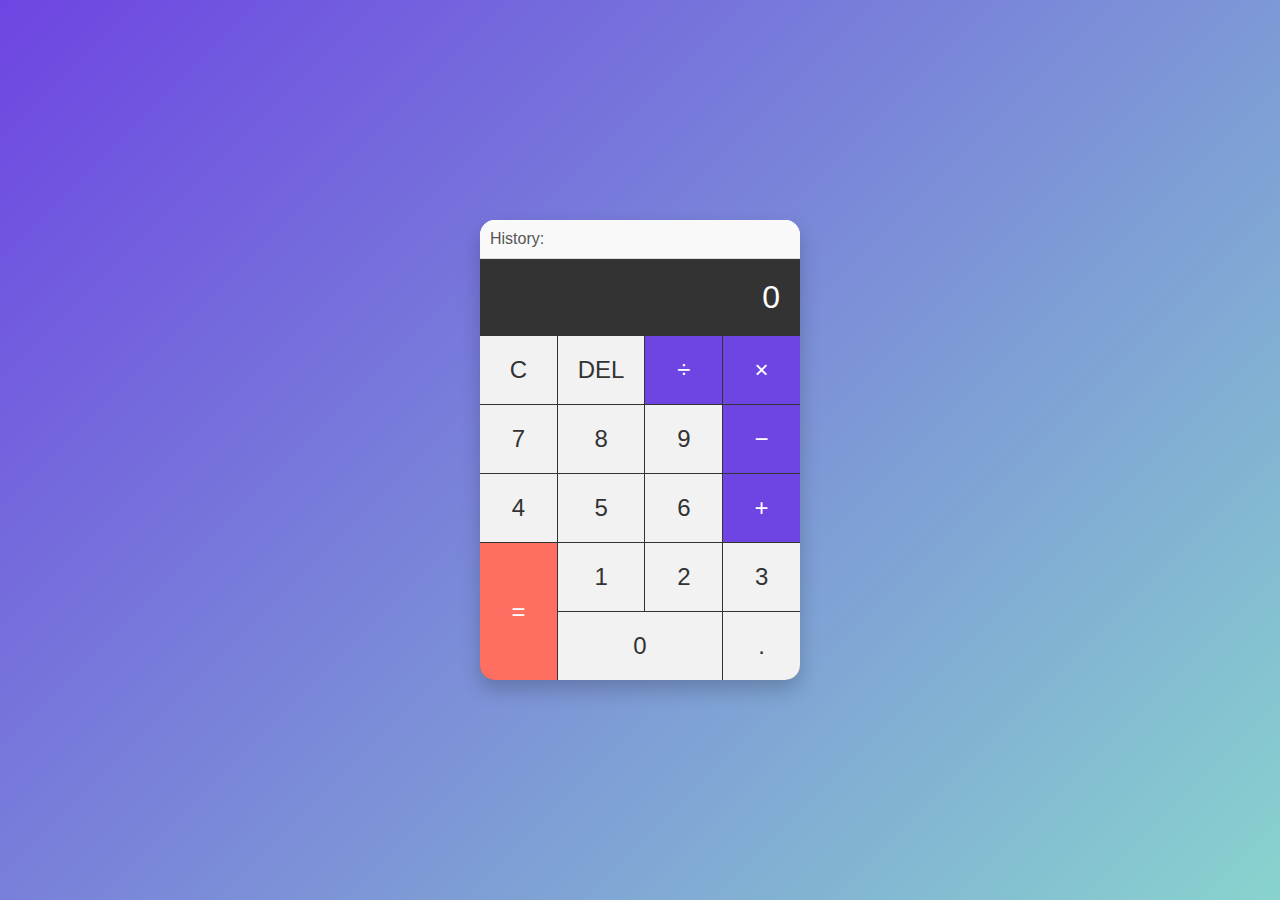
<file: calculator/index.html>
<!DOCTYPE html>
<html lang="en">
<head>
    <meta charset="UTF-8">
    <meta name="viewport" content="width=device-width, initial-scale=1.0">
    <title>Stylish Calculator</title>
    <link rel="stylesheet" href="style.css">
</head>
<body>
    <div class="calculator">
        <div class="history" id="history">History: </div>
        <div class="display" id="display">0</div>
        <div class="buttons">
            <button class="button" onclick="clearDisplay()">C</button>
            <button class="button" onclick="deleteLast()">DEL</button>
            <button class="button operator" onclick="appendOperator('/')">&#247;</button>
            <button class="button operator" onclick="appendOperator('*')">&#215;</button>
            <button class="button" onclick="appendNumber(7)">7</button>
            <button class="button" onclick="appendNumber(8)">8</button>
            <button class="button" onclick="appendNumber(9)">9</button>
            <button class="button operator" onclick="appendOperator('-')">&#8722;</button>
            <button class="button" onclick="appendNumber(4)">4</button>
            <button class="button" onclick="appendNumber(5)">5</button>
            <button class="button" onclick="appendNumber(6)">6</button>
            <button class="button operator" onclick="appendOperator('+')">+</button>
            <button class="button" onclick="appendNumber(1)">1</button>
            <button class="button" onclick="appendNumber(2)">2</button>
            <button class="button" onclick="appendNumber(3)">3</button>
            <button class="button" onclick="appendNumber(0)" style="grid-column: span 2;">0</button>
            <button class="button" onclick="appendNumber('.')">.</button>
            <button class="button equal" onclick="calculateResult()">=</button>
        </div>
    </div>

    <script>
        const display = document.getElementById('display');
        const history = document.getElementById('history');
        const memory = document.getElementById('memory');
        let memoryValue = null;

        function appendNumber(number) {
            if (display.innerText === '0') {
                display.innerText = number;
            } else {
                display.innerText += number;
            }
        }

        function appendOperator(operator) {
            const lastChar = display.innerText.slice(-1);
            if (!['+', '-', '*', '/'].includes(lastChar)) {
                display.innerText += operator;
            }
        }

        function clearDisplay() {
            display.innerText = '0';
            history.innerText = 'History: ';
        }

        function deleteLast() {
            display.innerText = display.innerText.slice(0, -1) || '0';
        }

        function calculateResult() {
            try {
                const result = eval(display.innerText);
                history.innerText += `${display.innerText} = ${result}\n`;
                display.innerText = result;
            } catch {
                display.innerText = 'Error';
            }
        }

        function storeToMemory() {
            memoryValue = display.innerText;
            memory.innerText = `Memory: ${memoryValue}`;
        }

        function recallMemory() {
            if (memoryValue !== null) {
                display.innerText += memoryValue;
            }
        }

        function clearMemory() {
            memoryValue = null;
            memory.innerText = 'Memory: Not Used';
        }
    </script>
</body>
</html>
</file>
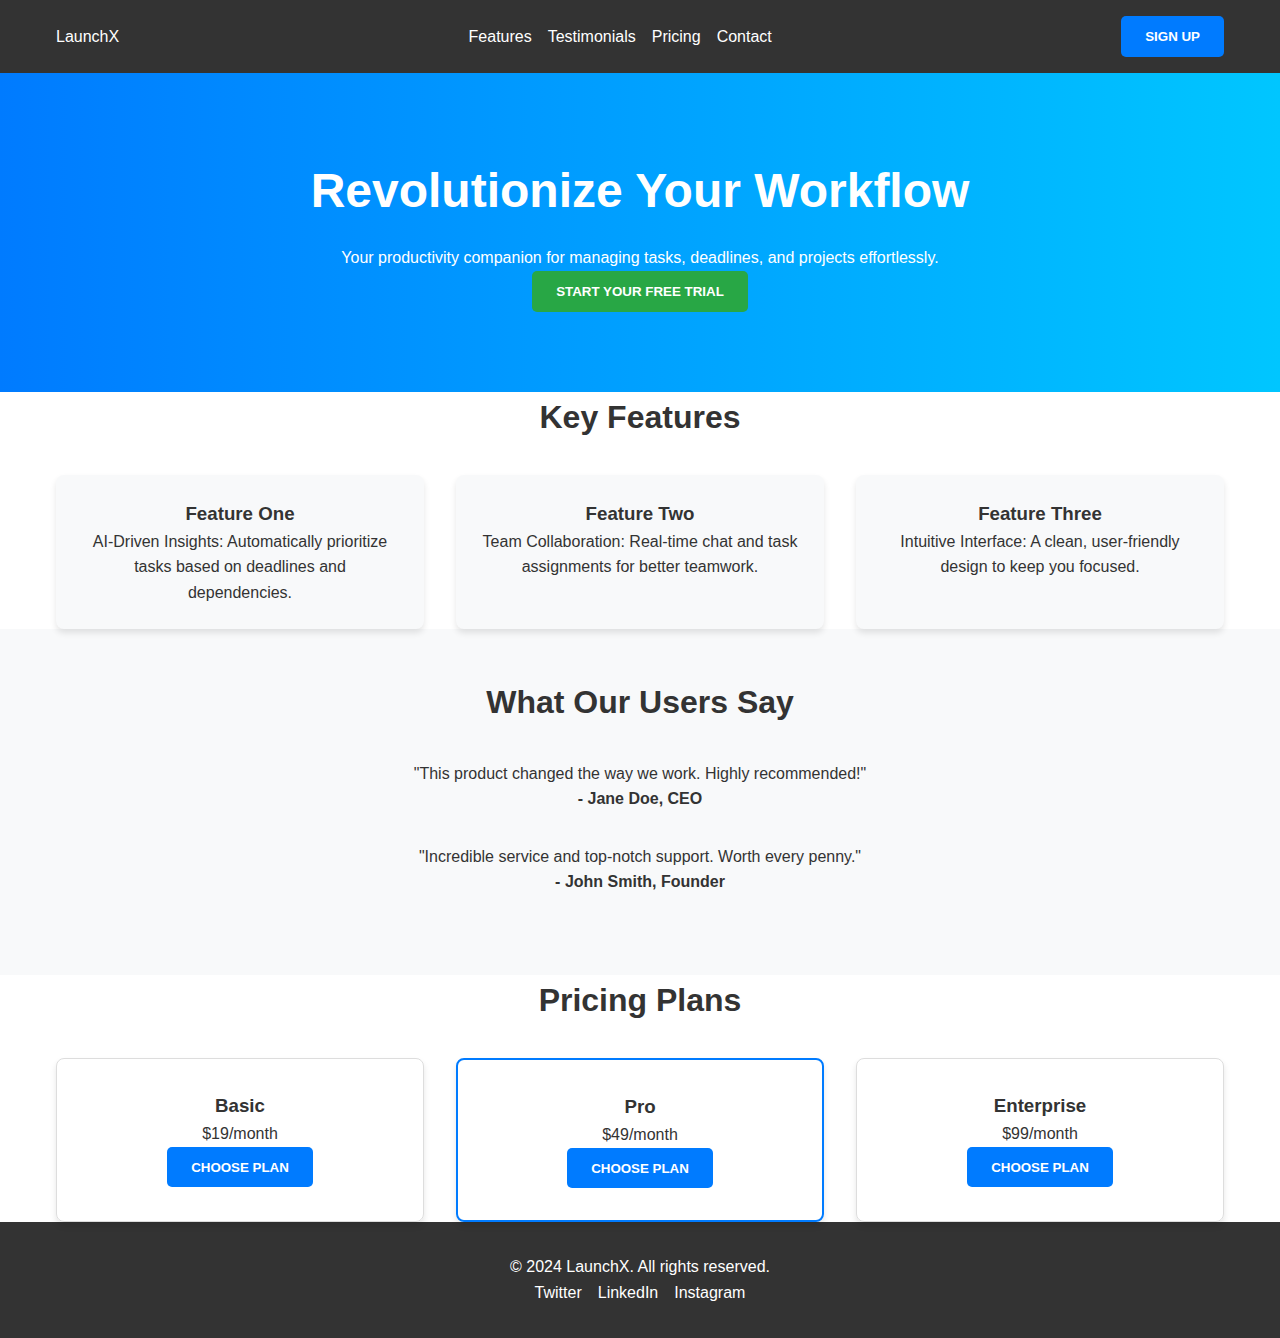
<file: Landing Page/index.html>
<!DOCTYPE html>
<html lang="en">
<head>
  <meta charset="UTF-8">
  <meta name="viewport" content="width=device-width, initial-scale=1.0">
  <meta name="description" content="Launch your next product with style.">
  <title>landing page</title>
  <link rel="stylesheet" href="style.css">
</head>
<body>

  <header class="header">
    <div class="container">
      <div class="logo">LaunchX</div>
      <nav class="nav">
        <ul>
          <li><a href="#features">Features</a></li>
          <li><a href="#testimonials">Testimonials</a></li>
          <li><a href="#pricing">Pricing</a></li>
          <li><a href="#contact">Contact</a></li>
        </ul>
      </nav>
      <button class="btn btn-primary">Sign Up</button>
    </div>
  </header>

  <section class="hero">
    <div class="container">
      <h1>Revolutionize Your Workflow</h1>
      <p>Your productivity companion for managing tasks, deadlines, and projects effortlessly.</p>
      <button class="btn btn-secondary">Start your free trial</button>
    </div>
  </section>

  <section id="features" class="features">
    <div class="container">
      <h2 class="section-title">Key Features</h2>
      <div class="grid">
        <div class="feature-card">
          <h3>Feature One</h3>
          <p>AI-Driven Insights: Automatically prioritize tasks based on deadlines and dependencies.</p>
        </div>
        <div class="feature-card">
          <h3>Feature Two</h3>
          <p>Team Collaboration: Real-time chat and task assignments for better teamwork.</p>
        </div>
        <div class="feature-card">
          <h3>Feature Three</h3>
          <p>Intuitive Interface: A clean, user-friendly design to keep you focused.</p>
        </div>
      </div>
    </div>
  </section>

  <section id="testimonials" class="testimonials">
    <div class="container">
      <h2 class="section-title">What Our Users Say</h2>
      <div class="testimonial-card">
        <p>"This product changed the way we work. Highly recommended!"</p>
        <h4>- Jane Doe, CEO</h4>
      </div>
      <div class="testimonial-card">
        <p>"Incredible service and top-notch support. Worth every penny."</p>
        <h4>- John Smith, Founder</h4>
      </div>
    </div>
  </section>

  <section id="pricing" class="pricing">
    <div class="container">
      <h2 class="section-title">Pricing Plans</h2>
      <div class="pricing-grid">
        <div class="pricing-card">
          <h3>Basic</h3>
          <p>$19/month</p>
          <button class="btn btn-primary">Choose Plan</button>
        </div>
        <div class="pricing-card featured">
          <h3>Pro</h3>
          <p>$49/month</p>
          <button class="btn btn-primary">Choose Plan</button>
        </div>
        <div class="pricing-card">
          <h3>Enterprise</h3>
          <p>$99/month</p>
          <button class="btn btn-primary">Choose Plan</button>
        </div>
      </div>
    </div>
  </section>

  <footer id="contact" class="footer">
    <div class="container">
      <p>© 2024 LaunchX. All rights reserved.</p>
      <ul class="social-links">
        <li><a href="#">Twitter</a></li>
        <li><a href="#">LinkedIn</a></li>
        <li><a href="#">Instagram</a></li>
      </ul>
    </div>
  </footer>
</body>
</html>
</file>
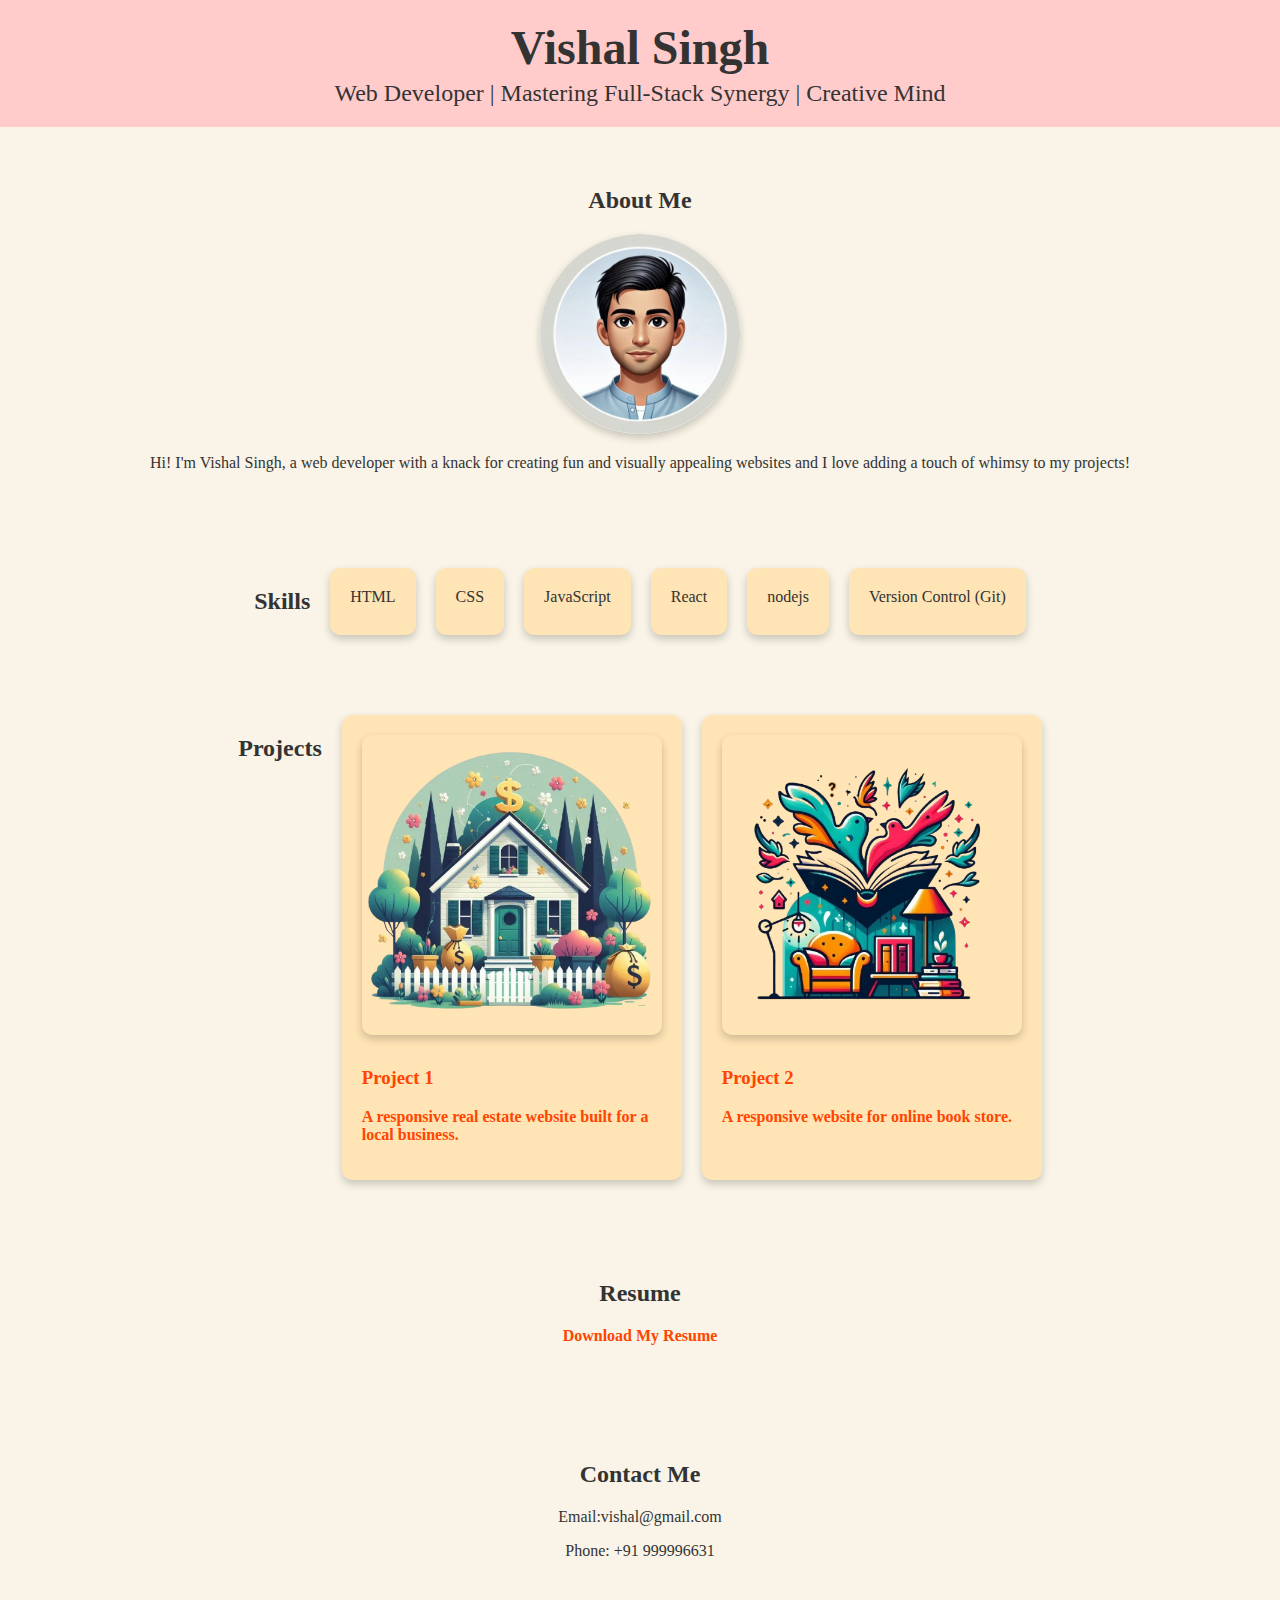
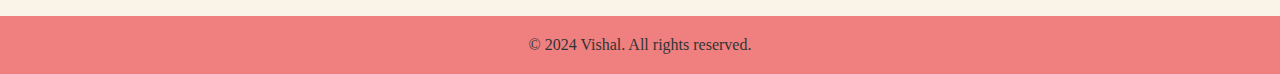
<file: Portfolio/portfolio.html>
<!DOCTYPE html>
<html lang="en">
<head>
    <meta charset="UTF-8">
    <meta name="viewport" content="width=device-width, initial-scale=1.0">
    <title>Your Portfolio</title>
    <link rel="stylesheet" href="portfolio.css">
</head>
<body>

<header>
    <h1>Vishal Singh</h1>
    <p>Web Developer | Mastering Full-Stack Synergy | Creative Mind</p>
</header>

<section class="section about">
    <h2>About Me</h2>
    <img src="img1.png" alt="Your Photo">
    <p>Hi! I'm Vishal Singh, a web developer with a knack for creating fun and visually appealing websites and I love adding a touch of whimsy to my projects!</p>
</section>

<section class="section skills">
    <h2>Skills</h2>
    <div class="skill">HTML</div>
    <div class="skill">CSS</div>
    <div class="skill">JavaScript</div>
    <div class="skill">React</div>
    <div class="skill">nodejs</div>
    <div class="skill">Version Control (Git)</div>
</section>

<section class="section projects">
    <h2>Projects</h2>
    <a class="project" href="https://real-estate-website-mocha-eta.vercel.app/">
        <img src="img2.png" alt="Project 1">
        <h3>Project 1</h3>
        <p>A responsive real estate website built for a local business.</p>
    </a>
    <a class="project" href="https://book-store-seven-brown.vercel.app/">
        <img src="img3.png" alt="Project 2">
        <h3>Project 2</h3>
        <p>A responsive website for online book store.</p>
    </a>
</section>

<section class="section resume">
    <h2>Resume</h2>
    <p><a href="your-resume.pdf" download>Download My Resume</a></p>
</section>

<section class="section contact">
    <h2>Contact Me</h2>
    <p>Email:vishal@gmail.com</p>
    <p>Phone: +91 999996631</p>
</section>

<footer>
    <p>&copy; 2024 Vishal. All rights reserved.</p>
</footer>

</body>
</html>
</file>
<file: calculator/style.css>
body {
    display: flex;
    justify-content: center;
    align-items: center;
    height: 100vh;
    margin: 0;
    background: linear-gradient(135deg, #6e45e2, #88d3ce);
    font-family: 'Arial', sans-serif;
}

.calculator {
    background: #ffffff;
    border-radius: 15px;
    box-shadow: 0px 10px 20px rgba(0, 0, 0, 0.2);
    overflow: hidden;
    width: 320px;
}

.display {
    background: #333333;
    color: #ffffff;
    text-align: right;
    font-size: 2rem;
    padding: 20px;
    box-sizing: border-box;
    min-height: 70px;
}

.history {
    background: #f9f9f9;
    color: #555;
    font-size: 1rem;
    padding: 10px;
    box-sizing: border-box;
    border-bottom: 1px solid #ddd;
    max-height: 50px;
    overflow-y: auto;
}

.memory {
    background: #f3f3f3;
    color: #444;
    text-align: center;
    font-size: 1rem;
    padding: 10px;
    border-top: 1px solid #ddd;
    box-sizing: border-box;
}

.buttons {
    display: grid;
    grid-template-columns: repeat(4, 1fr);
    gap: 1px;
    background: #333333;
}

.button {
    background: #f2f2f2;
    color: #333;
    font-size: 1.5rem;
    border: none;
    padding: 20px;
    cursor: pointer;
    transition: all 0.3s ease;
}

.button:hover {
    background: #88d3ce;
    color: #fff;
}

.button.operator {
    background: #6e45e2;
    color: #fff;
}

.button.operator:hover {
    background: #533bb3;
}

.button.equal {
    background: #ff6f61;
    color: #fff;
    grid-row: 4/ span 2;
}

.button.equal:hover {
    background: #e0554f;
}
</file>
<file: Landing Page/style.css>
* {
    margin: 0;
    padding: 0;
    box-sizing: border-box;
  }
  
  body {
    font-family: 'Arial', sans-serif;
    line-height: 1.6;
    color: #333;
  }
  
  /* Utility Classes */
  .container {
    max-width: 1200px;
    margin: 0 auto;
    padding: 0 1rem;
  }
  
  .section-title {
    text-align: center;
    font-size: 2rem;
    margin-bottom: 2rem;
  }
  
  .btn {
    display: inline-block;
    padding: 0.8rem 1.5rem;
    border: none;
    border-radius: 5px;
    cursor: pointer;
    font-weight: bold;
    text-transform: uppercase;
  }
  
  .btn-primary {
    background-color: #007bff;
    color: white;
  }
  
  .btn-secondary {
    background-color: #28a745;
    color: white;
  }
  
  /* Header Styles */
  .header {
    background-color: #333;
    color: white;
    padding: 1rem 0;
  }
  
  .header .container {
    display: flex;
    justify-content: space-between;
    align-items: center;
  }
  
  .header ul {
    list-style: none;
    display: flex;
    gap: 1rem;
  }
  
  .header ul li a {
    color: white;
    text-decoration: none;
  }
  
  /* Hero Section */
  .hero {
    background: linear-gradient(to right, #007bff, #00c6ff);
    color: white;
    text-align: center;
    padding: 5rem 1rem;
  }
  
  .hero h1 {
    font-size: 3rem;
    margin-bottom: 1rem;
  }
  
  /* Features Section */
  .features .grid {
    display: grid;
    grid-template-columns: repeat(3, 1fr);
    gap: 2rem;
  }
  
  .feature-card {
    background: #f8f9fa;
    padding: 1.5rem;
    border-radius: 8px;
    text-align: center;
    box-shadow: 0 4px 6px rgba(0, 0, 0, 0.1);
  }
  
  /* Testimonials Section */
  .testimonials {
    background: #f8f9fa;
    padding: 3rem 1rem;
    text-align: center;
  }
  
  .testimonial-card {
    margin-bottom: 2rem;
  }
  
  /* Pricing Section */
  .pricing-grid {
    display: grid;
    grid-template-columns: repeat(3, 1fr);
    gap: 2rem;
  }
  
  .pricing-card {
    text-align: center;
    padding: 2rem;
    border: 1px solid #ddd;
    border-radius: 8px;
    box-shadow: 0 4px 6px rgba(0, 0, 0, 0.1);
  }
  
  .pricing-card.featured {
    border: 2px solid #007bff;
  }
  
  /* Footer */
  .footer {
    background: #333;
    color: white;
    text-align: center;
    padding: 2rem 0;
  }
  
  .social-links {
    display: flex;
    justify-content: center;
    list-style: none;
    gap: 1rem;
  }
  
  .social-links li a {
    color: white;
    text-decoration: none;
  }
</file>
<file: Portfolio/portfolio.css>
body {
    font-family: 'Comic Sans MS', 'Comic Sans', cursive;
    background-color: #f9f4e7;
    color: #333;
    margin: 0;
    padding: 0;
}

header {
    background-color: #ffcccb;
    padding: 20px;
    text-align: center;
}

header h1 {
    font-size: 3em;
    margin: 0;
}

header p {
    font-size: 1.5em;
    margin: 5px 0 0;
}

.section {
    padding: 40px 20px;
    text-align: center;
}

.section img {
    border-radius: 50%;
    max-width: 200px;
    box-shadow: 0 4px 8px rgba(0, 0, 0, 0.2);
}

.skills, .projects {
    display: flex;
    flex-wrap: wrap;
    justify-content: center;
    gap: 20px;
}

.skill, .project {
    background-color: #ffe4b5;
    border-radius: 10px;
    padding: 20px;
    max-width: 300px;
    box-shadow: 0 4px 8px rgba(0, 0, 0, 0.2);
    text-align: left;
}

.project img {
    max-width: 100%;
    border-radius: 10px;
    margin-bottom: 10px;
}

footer {
    background-color: #f08080;
    padding: 20px;
    text-align: center;
}

footer p {
    margin: 0;
    font-size: 1em;
}

a {
    color: #ff4500;
    text-decoration: none;
    font-weight: bold;
}

a:hover {
    text-decoration: underline;
}
</file>
